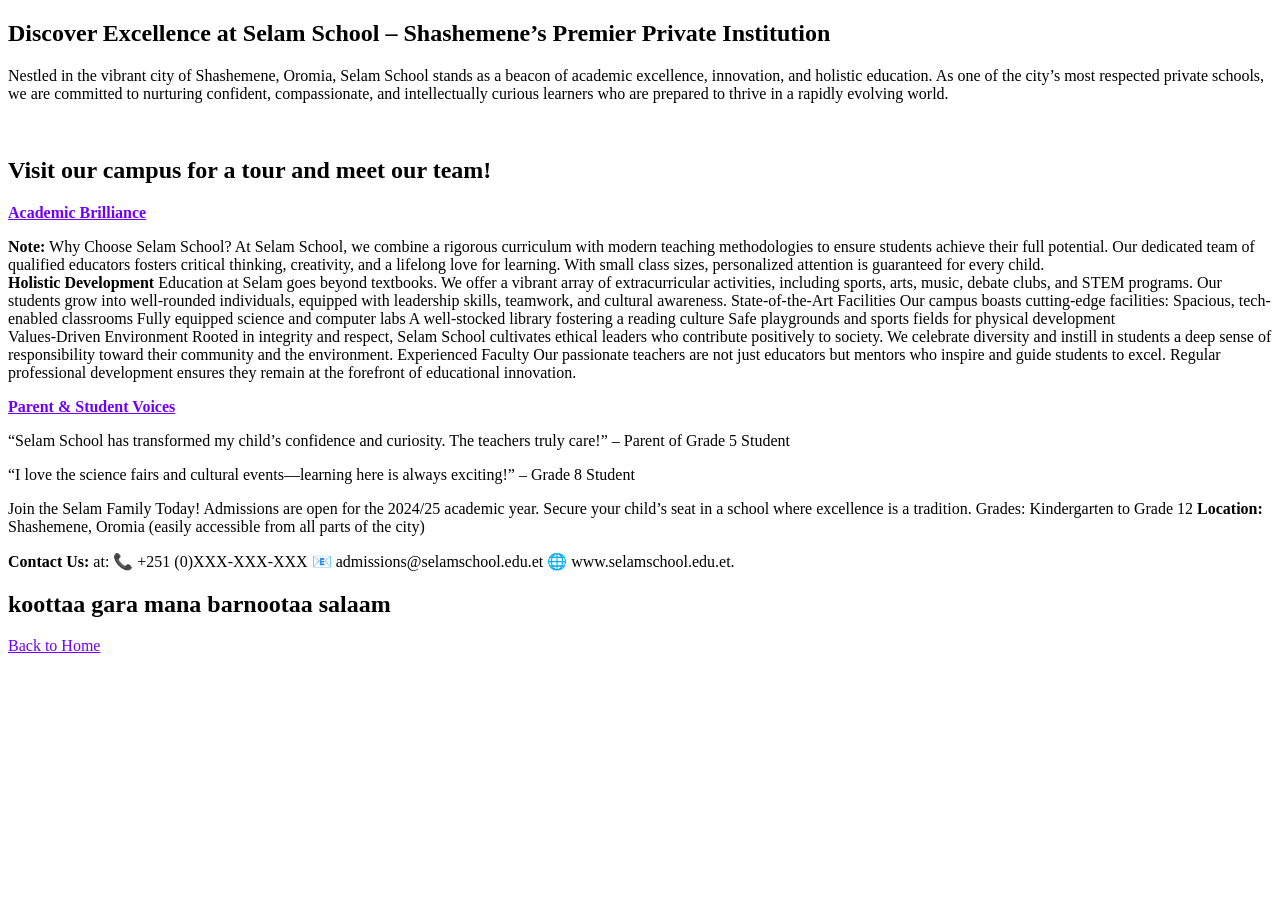
<file: AboutUs.html>
<!DOCTYPE html>
<html>
<head>
  <title>About our school</title>
  <link rel="stylesheet" href="./About.css">
</head>
<body>
    <h2>Discover Excellence at Selam School – Shashemene’s Premier Private Institution </h2>
<p> Nestled in the vibrant city of Shashemene, Oromia, Selam School stands as a beacon of academic excellence, innovation, and holistic education. As one of the city’s most respected private schools, we are committed to nurturing confident, compassionate, and intellectually curious learners who are prepared to thrive in a rapidly evolving world.</p>
    <br/>
<h2>Visit our campus for a tour and meet our team!</h2>

<p><b><a href="#"> Academic Brilliance </a></b></p>
<p><b>Note:</b> Why Choose Selam School?

At Selam School, we combine a rigorous curriculum with modern teaching methodologies to ensure students achieve their full potential. Our dedicated team of qualified educators fosters critical thinking, creativity, and a lifelong love for learning. With small class sizes, personalized attention is guaranteed for every child.
 <br>
<b>Holistic Development</b>
Education at Selam goes beyond textbooks. We offer a vibrant array of extracurricular activities, including sports, arts, music, debate clubs, and STEM programs. Our students grow into well-rounded individuals, equipped with leadership skills, teamwork, and cultural awareness.

State-of-the-Art Facilities
Our campus boasts cutting-edge facilities:
Spacious, tech-enabled classrooms

Fully equipped science and computer labs

A well-stocked library fostering a reading culture

Safe playgrounds and sports fields for physical development
</br>
Values-Driven Environment
Rooted in integrity and respect, Selam School cultivates ethical leaders who contribute positively to society. We celebrate diversity and instill in students a deep sense of responsibility toward their community and the environment.

Experienced Faculty
Our passionate teachers are not just educators but mentors who inspire and guide students to excel. Regular professional development ensures they remain at the forefront of educational innovation.

 <p><b><a href="#"> Parent & Student Voices </a></b></p>
“Selam School has transformed my child’s confidence and curiosity. The teachers truly care!” – Parent of Grade 5 Student <br/>
 <p> “I love the science fairs and cultural events—learning here is always exciting!” – Grade 8 Student </p>

<b> </b>Join the Selam Family Today!
Admissions are open for the 2024/25 academic year. Secure your child’s seat in a school where excellence is a tradition.

Grades: Kindergarten to Grade 12

<b>Location: </b> Shashemene, Oromia (easily accessible from all parts of the city)
</p>
<p><b>Contact Us:</b> at:  
📞 +251 (0)XXX-XXX-XXX
📧 admissions@selamschool.edu.et
🌐 www.selamschool.edu.et.</p>

</body>

<body>
  <h2> koottaa gara mana barnootaa salaam</h2>
  <a href="index.html" class="button">Back to Home</a>
</body>
</html>
</file>
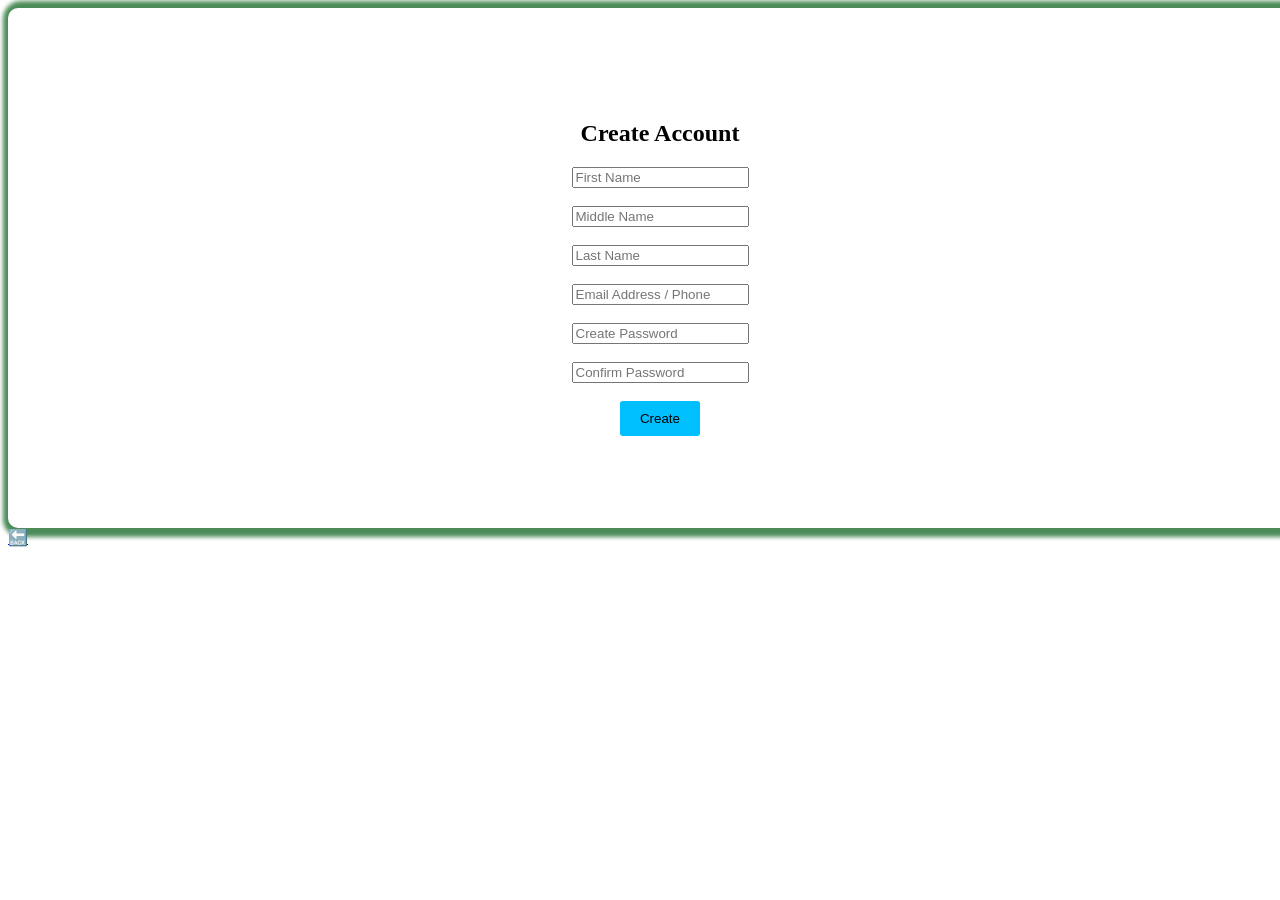
<file: CreateAccount.html>
<!DOCTYPE html>
<html lang="en">
  <head>
    <meta charset="UTF-8">
    <meta name="viewport" content="width=device-width" >
    <link rel="stylesheet" href="CreateAccount.css">
    <title> Create Account </title> 
  </head>
<body>
  <div class="home-container" >
    <div class="home-card">
        <h2>Create Account</h2>
        <form>
          <input type="text" placeholder="First Name" required />
           <br/>
           <br>
          <input type="text" placeholder="Middle Name" required />
           <br/>
           <br>
          <input type="text" placeholder="Last Name" required />
          <br/>
          <br>
          <input type="email" placeholder="Email Address / Phone" required />
          <br/>
          <br>
          <input type="password" placeholder="Create Password" required />
          <br/>
          <br>
          <input type="password" placeholder="Confirm Password" required />
           <br/>
           <br>
          <button type="create" class="create-button">Create</button>
        </form>
    </div>
    </div>
    <a href="index.html" >🔙</a>
</body>

</html>
</file>
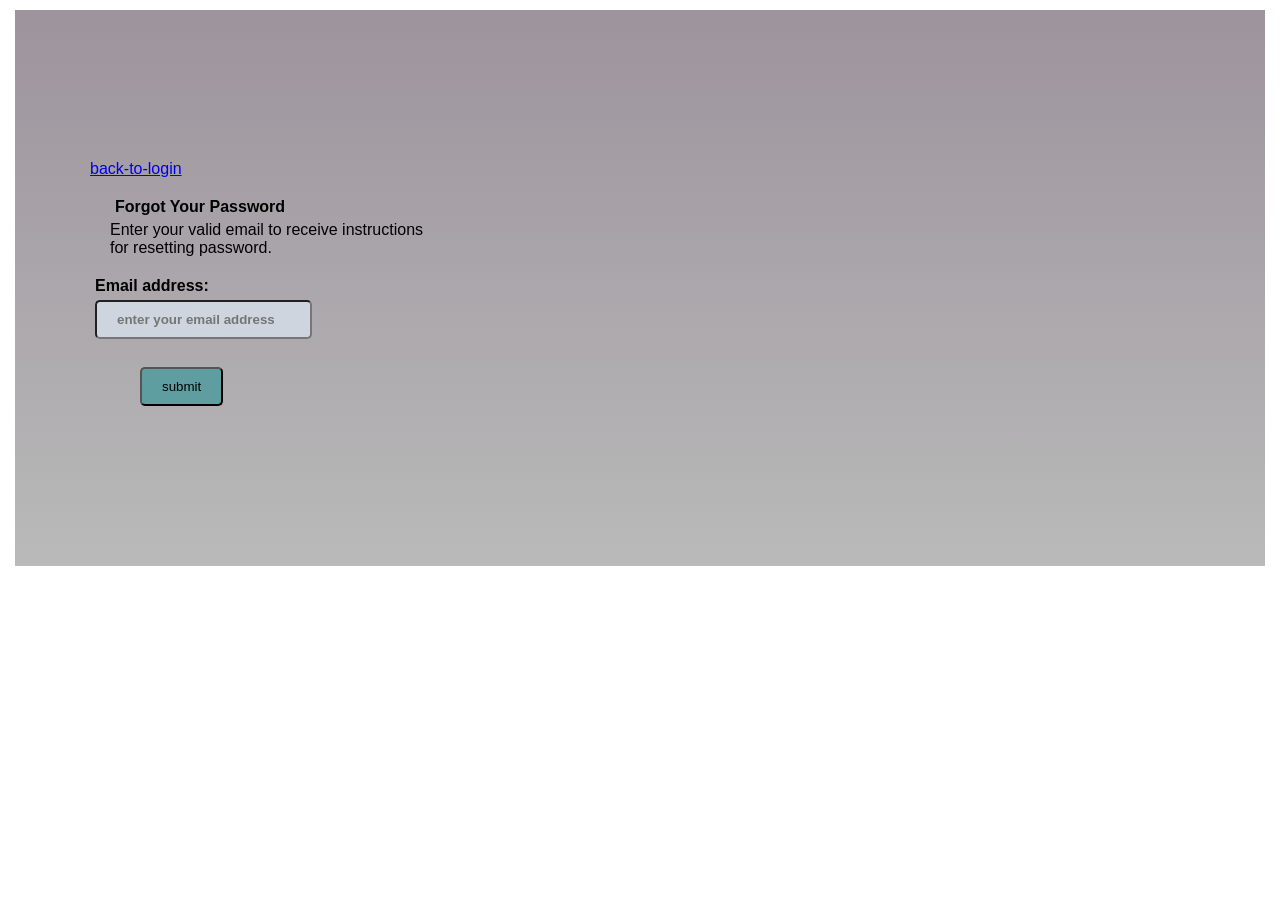
<file: Forgot.html>
<!DOCTYPE html>

<html lang="en">
 <head>
    <meta charset="UTTF-8"/>
    <meta name="viewport" content="width=device-width, initial-scale=1.0"/>
    <title>Forgot password</title>
    <link rel="stylesheet" href="https:cdnjs.cloudflare.com/ajax/libs/font-awesome/4.7.0/css/font-awesome.min.css">
    <link rel="stylesheet" href="forgot.css">
 </head> 
 <body>
  <div class="menu-icon"></div>
  <div class="home-container">
    <a href="./LoginPage.html"> back-to-login</a>
    <div class="forgot-card">
      <h4><b>Forgot Your Password</b></h4>
     <p >Enter your valid email  to receive instructions <br>
       for resetting password. <br>
     </p>
   </div>
       <div>
       <strong>Email address:</strong> <br><input class="email-btn" type="email" name="email addrerss" id="eml" placeholder="enter your email address" required> <br><br>
       <button type="submit" class="submit-btn" >submit</button>
       </div>
  </div>
 </body>
 </html>
</file>
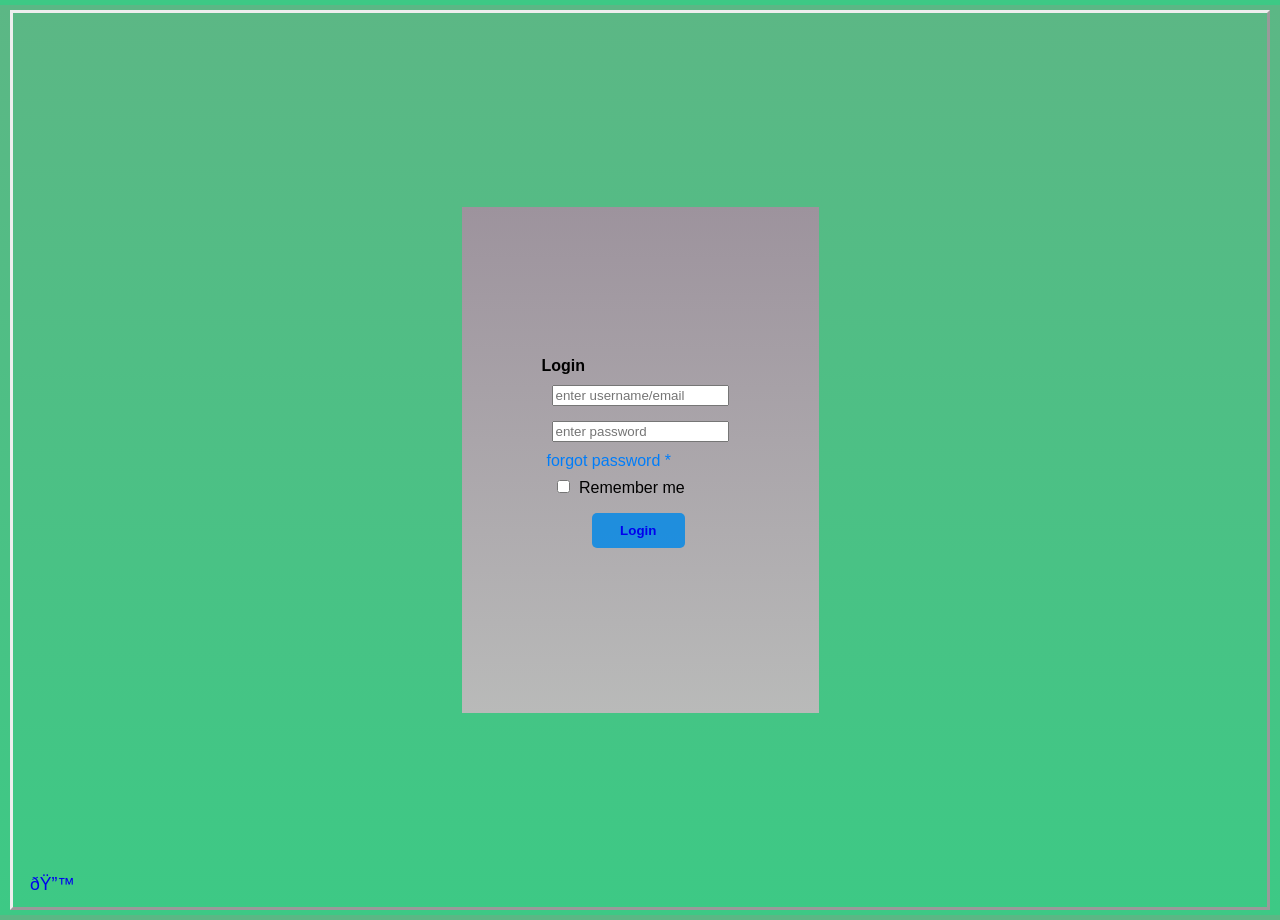
<file: LoginPage.html>
<!DOCTYPE html>
<html lang="en">
 <head>
    <meta charset="UTTF-8"/>
    <meta name="viewport" content="width=device-width, initial-scale=1.0"/>
    <title>Login Page </title>
    <link rel="stylesheet" href="LoginPage.css">
 </head> 
 <body>
<div class="home-container">
<div class="home-card">
   <label for="username"> <b>Login</b></label>
   <br>
    <div class="login-container">
     <form id="LoginForm" >
        <div class="input-group">
            <input type="text" id="username" placeholder="enter username/email" required/>
        </div>
        <div>
          <input type="password" placeholder="enter password" required /> <br/>
        </div>
          <a href="Forgot.html" class="login" style="text-decoration-line: none; color: rgb(0, 125, 249);"> forgot password *</a>
    <div class="remember-forgot">    
      <label> <input type="checkbox"> Remember me </label><br>
    
    </div>
        <div>   
     <button class="login-btn"  onclick="loginForm"><a href="./Menu.html" style="text-decoration-line: none;">Login</a></button>
        </div>  
     </form>
    </div>
</div>
</div> 
<a href="index.html" class="toggel-icon" style="text-decoration-line: none;"> 🔙 </a>
   
 </body>
</html>
</file>
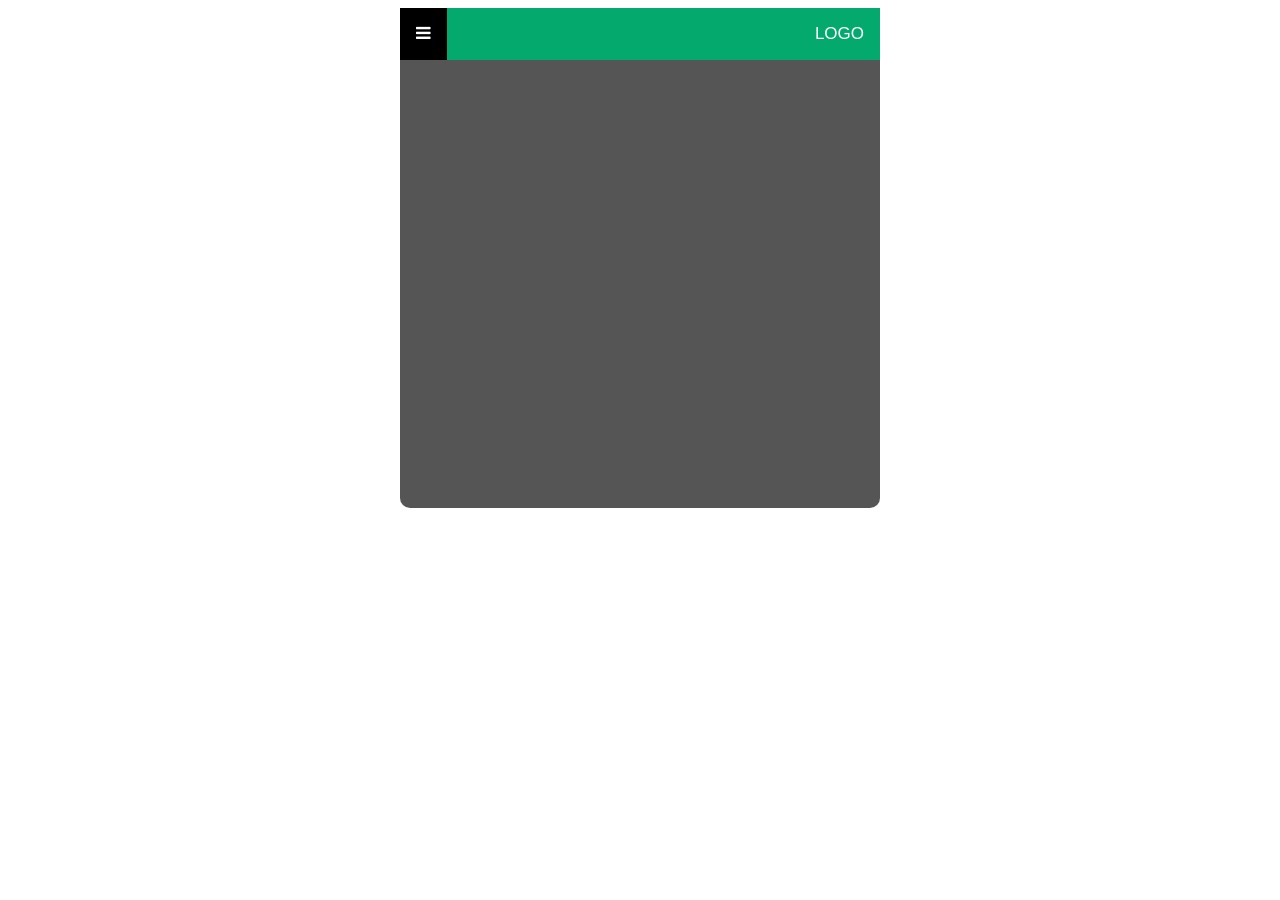
<file: Menu.html>
<!DOCTYPE html>
<html>
<head>
<meta name="viewport" content="width=device-width, initial-scale=1">
<link rel="stylesheet" href="https:cdnjs.cloudflare.com/ajax/libs/font-awesome/4.7.0/css/font-awesome.min.css">
<style>
  body{
    font-family: Arial, Helvetica, sans-serif;
  }
  .mobile-container{
    max-width: 480px;
    margin: auto;
    background-color: #555;
    height: 500px;
    color: white;
    border-radius: 10px;
  }
  .topnav{
    overflow: hidden;
    background-color: #333;
    position: relative;
  }
  .topnav #myLinks{
    display: none;
  }
  .topnav a{
    color: white;
    padding: 16px 16px;
    text-decoration: none;
    font-size: 17px;
    display: block;
  }
  .topnav a.icon{
    background:black;
    text-emphasis-color: white;
    display: block;
    position:absolute;
    height: fit-content;
    left: 0;
    top: 0;
  }
  .topnav a:hover{
    background-color:#b4acac;
    color: black;
  }
  .active{
    background-color: #04AA6D;
    color: white;
    text-align:right;
  }
</style>
</head>
<body>
  <div class="mobile-container">
  <div class="topnav">
    <a href="logo.png" class="active">LOGO  </a>
    <div id="myLinks">
      <a href="RegistrationForm.html"> Register</a>
      <a href="AboutUs.html">About us</a>
      <a href="myProfile.html"> myProfile</a>
    </div>
    <a href="javascript:void(0);" class="icon" onclick="myFunction()">
      <i class="fa fa-bars"></i>
    </a>
  </div> 
<script>
function myFunction() {
 var x=document.getElementById("myLinks");
 if (x.style.display==="block"){
  x.style.display="none";
 }
 else{
  x.style.display="block";
 }
}
</script>
</body>
</html>
</file>
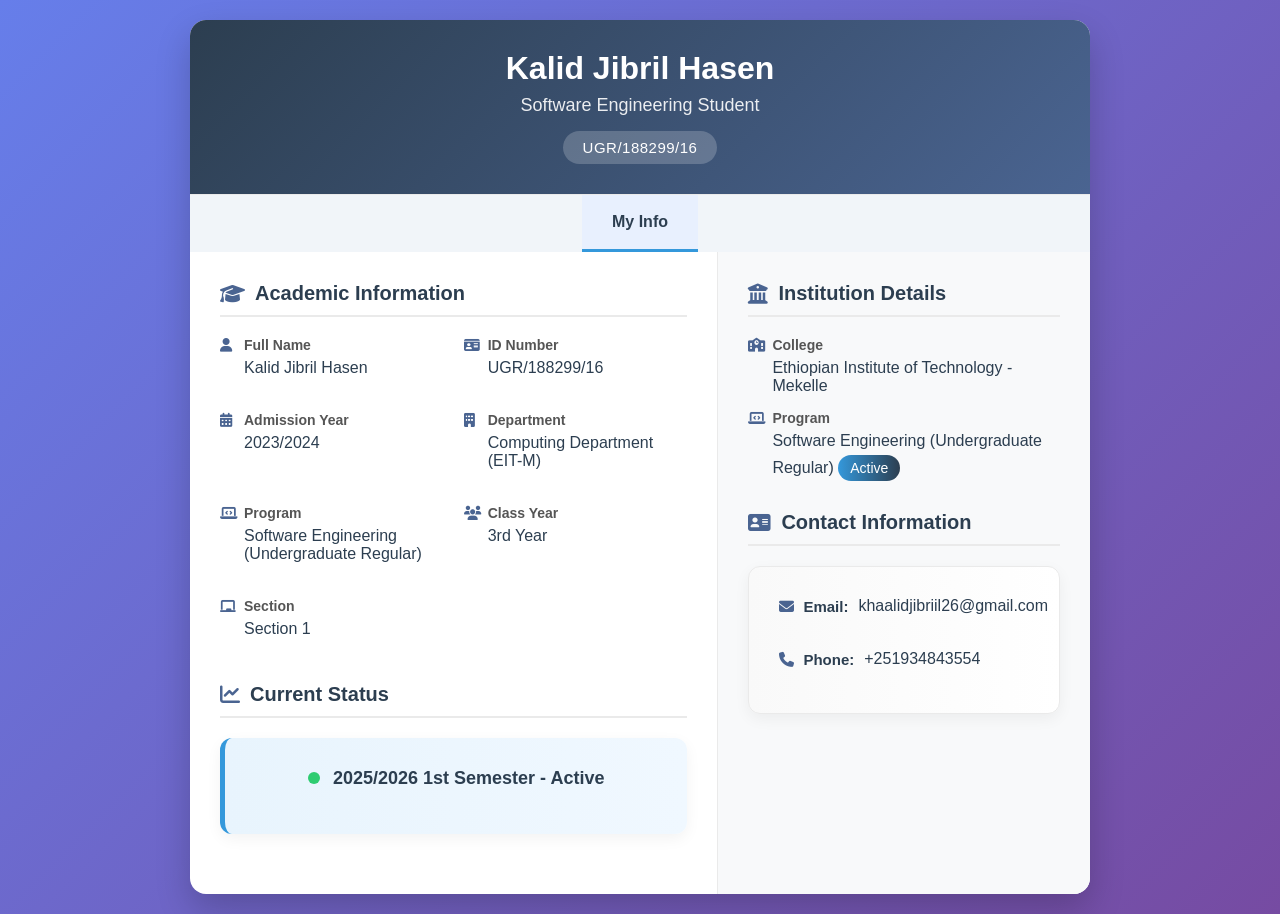
<file: myProfile.html>
<!DOCTYPE html>
<html lang="en">
<head>
    <meta charset="UTF-8">
    <meta name="viewport" content="width=device-width, initial-scale=1.0">
    <title>Student Profile - Kalid Jibril Hasen</title>
    <link rel="stylesheet" href="https://cdnjs.cloudflare.com/ajax/libs/font-awesome/6.4.0/css/all.min.css">
    <style>
        * {
            margin: 0;
            padding: 0;
            box-sizing: border-box;
            font-family: 'Segoe UI', Tahoma, Geneva, Verdana, sans-serif;
        }
        
        body {
            background: linear-gradient(135deg, #667eea 0%, #764ba2 100%);
            display: flex;
            justify-content: center;
            align-items: center;
            min-height: 100vh;
            padding: 20px;
        }
        
        .profile-card {
            width: 100%;
            max-width: 900px;
            background-color: white;
            border-radius: 16px;
            box-shadow: 0 15px 35px rgba(0, 0, 0, 0.2);
            overflow: hidden;
            transition: transform 0.3s ease;
        }
        
        .profile-card:hover {
            transform: translateY(-5px);
        }
        
        .header {
            background: linear-gradient(135deg, #2c3e50, #4a6491);
            color: white;
            padding: 30px;
            position: relative;
            text-align: center;
        }
        
        .header h1 {
            font-size: 32px;
            margin-bottom: 8px;
            font-weight: 700;
        }
        
        .header p {
            font-size: 18px;
            opacity: 0.9;
            margin-bottom: 15px;
        }
        
        .id-badge {
            display: inline-block;
            background-color: rgba(255, 255, 255, 0.2);
            padding: 8px 20px;
            border-radius: 20px;
            font-size: 15px;
            font-weight: 500;
            letter-spacing: 0.5px;
        }
        
        .content {
            display: flex;
            flex-wrap: wrap;
        }
        
        .main-info {
            flex: 3;
            min-width: 300px;
            padding: 30px;
        }
        
        .sidebar {
            flex: 2;
            min-width: 250px;
            background-color: #f8f9fa;
            padding: 30px;
            border-left: 1px solid #eaeaea;
        }
        
        .info-section {
            margin-bottom: 30px;
        }
        
        .info-section h2 {
            font-size: 20px;
            color: #2c3e50;
            margin-bottom: 20px;
            padding-bottom: 10px;
            border-bottom: 2px solid #eaeaea;
            display: flex;
            align-items: center;
        }
        
        .info-section h2 i {
            margin-right: 10px;
            color: #4a6491;
        }
        
        .info-grid {
            display: grid;
            grid-template-columns: 1fr 1fr;
            gap: 20px;
        }
        
        .info-item {
            margin-bottom: 15px;
        }
        
        .info-label {
            font-weight: 600;
            color: #555;
            font-size: 14px;
            margin-bottom: 6px;
            display: flex;
            align-items: center;
        }
        
        .info-label i {
            margin-right: 8px;
            color: #4a6491;
            width: 16px;
        }
        
        .info-value {
            color: #2c3e50;
            font-size: 16px;
            padding-left: 24px;
        }
        
        .label-strong {
            font-weight: 700;
            color: #2c3e50;
            font-size: 16px;
        }
        
        .highlight {
            background: linear-gradient(to right, #e8f4fd, #f0f8ff);
            padding: 20px;
            border-radius: 12px;
            border-left: 5px solid #3498db;
            box-shadow: 0 5px 15px rgba(0, 0, 0, 0.05);
        }
        
        .highlight .info-value {
            font-size: 18px;
            font-weight: 600;
            color: #2c3e50;
            text-align: center;
            padding: 10px;
        }
        
        .navigation {
            display: flex;
            background-color: #f1f5f9;
            border-top: 1px solid #eaeaea;
            justify-content: center;
        }
        
        .nav-item {
            padding: 18px 30px;
            cursor: pointer;
            transition: all 0.3s;
            font-weight: 600;
            color: #555;
            text-align: center;
            border-bottom: 3px solid transparent;
        }
        
        .nav-item:hover {
            background-color: #e8f0fe;
            color: #2c3e50;
        }
        
        .nav-item.active {
            background-color: #e8f0fe;
            color: #2c3e50;
            border-bottom: 3px solid #3498db;
        }
        
        .contact-info {
            background: linear-gradient(to right, #f9f9f9, #ffffff);
            padding: 20px;
            border-radius: 12px;
            box-shadow: 0 5px 15px rgba(0, 0, 0, 0.05);
            border: 1px solid #eaeaea;
        }
        
        .contact-info .info-item {
            display: flex;
            align-items: center;
            margin-bottom: 15px;
            padding: 10px;
            border-radius: 8px;
            transition: background-color 0.3s;
        }
        
        .contact-info .info-item:hover {
            background-color: #f0f8ff;
        }
        
        .contact-info .info-label {
            margin-bottom: 0;
            font-size: 15px;
        }
        
        .contact-info .info-value {
            padding-left: 0;
            margin-left: 10px;
        }
        
        @media (max-width: 768px) {
            .content {
                flex-direction: column;
            }
            
            .sidebar {
                border-left: none;
                border-top: 1px solid #eaeaea;
            }
            
            .info-grid {
                grid-template-columns: 1fr;
            }
            
            .header h1 {
                font-size: 26px;
            }
            
            .header p {
                font-size: 16px;
            }
        }
        
        .status-indicator {
            display: inline-block;
            width: 12px;
            height: 12px;
            background-color: #2ecc71;
            border-radius: 50%;
            margin-right: 8px;
            animation: pulse 2s infinite;
        }
        
        @keyframes pulse {
            0% { transform: scale(0.95); opacity: 0.7; }
            50% { transform: scale(1.1); opacity: 1; }
            100% { transform: scale(0.95); opacity: 0.7; }
        }
        
        .program-badge {
            display: inline-block;
            background: linear-gradient(to right, #3498db, #2c3e50);
            color: white;
            padding: 5px 12px;
            border-radius: 20px;
            font-size: 14px;
            margin-top: 5px;
        }
    </style>
</head>
<body>
    <div class="profile-card">
        <div class="header">
            <h1>Kalid Jibril Hasen</h1>
            <p>Software Engineering Student</p>
            <div class="id-badge">UGR/188299/16</div>
        </div>
        
        <div class="navigation">
            <div class="nav-item active">My Info</div>  
        </div>
        
        <div class="content">
            <div class="main-info">
                <div class="info-section">
                    <h2><i class="fas fa-graduation-cap"></i> Academic Information</h2>
                    <div class="info-grid">
                        <div class="info-item">
                            <div class="info-label"><i class="fas fa-user"></i> Full Name</div>
                            <div class="info-value">Kalid Jibril Hasen</div>
                        </div>
                        <div class="info-item">
                            <div class="info-label"><i class="fas fa-id-card"></i> ID Number</div>
                            <div class="info-value">UGR/188299/16</div>
                        </div>
                        <div class="info-item">
                            <div class="info-label"><i class="fas fa-calendar-alt"></i> Admission Year</div>
                            <div class="info-value">2023/2024</div>
                        </div>
                        <div class="info-item">
                            <div class="info-label"><i class="fas fa-building"></i> Department</div>
                            <div class="info-value">Computing Department (EIT-M)</div>
                        </div>
                        <div class="info-item">
                            <div class="info-label"><i class="fas fa-laptop-code"></i> Program</div>
                            <div class="info-value">Software Engineering (Undergraduate Regular)</div>
                        </div>
                        <div class="info-item">
                            <div class="info-label"><i class="fas fa-users"></i> Class Year</div>
                            <div class="info-value">3rd Year</div>
                        </div>
                        <div class="info-item">
                            <div class="info-label"><i class="fas fa-chalkboard"></i> Section</div>
                            <div class="info-value">Section 1</div>
                        </div>
                    </div>
                </div>
                
                <div class="info-section">
                    <h2><i class="fas fa-chart-line"></i> Current Status</h2>
                    <div class="highlight">
                        <div class="info-item">                            
                            <div class="info-value" title="This is your current academic period.">
                                <span class="status-indicator"></span>
                                2025/2026 1st Semester - Active
                            </div>
                        </div>                      
                    </div>
                </div>
              </div>    
            <div class="sidebar">
                <div class="info-section">
                    <h2><i class="fas fa-university"></i> Institution Details</h2>
                    <div class="info-item">
                        <div class="info-label"><i class="fas fa-school"></i> College</div>
                        <div class="info-value">Ethiopian Institute of Technology - Mekelle</div>
                    </div>
                    <div class="info-item">
                        <div class="info-label"><i class="fas fa-laptop-code"></i> Program</div>
                        <div class="info-value">
                            Software Engineering (Undergraduate Regular)
                            <div class="program-badge">Active</div>
                        </div>
                    </div>          
                </div>
                <div class="info-section">
                    <h2><i class="fas fa-address-card"></i> Contact Information</h2>
                    <div class="contact-info">
                        <div class="info-item">
                            <div class="info-label label-strong"><i class="fas fa-envelope"></i> Email:</div>
                            <div class="info-value">khaalidjibriil26@gmail.com</div>
                        </div>
                        <div class="info-item">
                            <div class="info-label label-strong"><i class="fas fa-phone"></i> Phone:</div>
                            <div class="info-value">+251934843554</div>
                        </div>
                    </div>
                </div>
            </div>
        </div>
    </div>
</body>
</html>
</file>
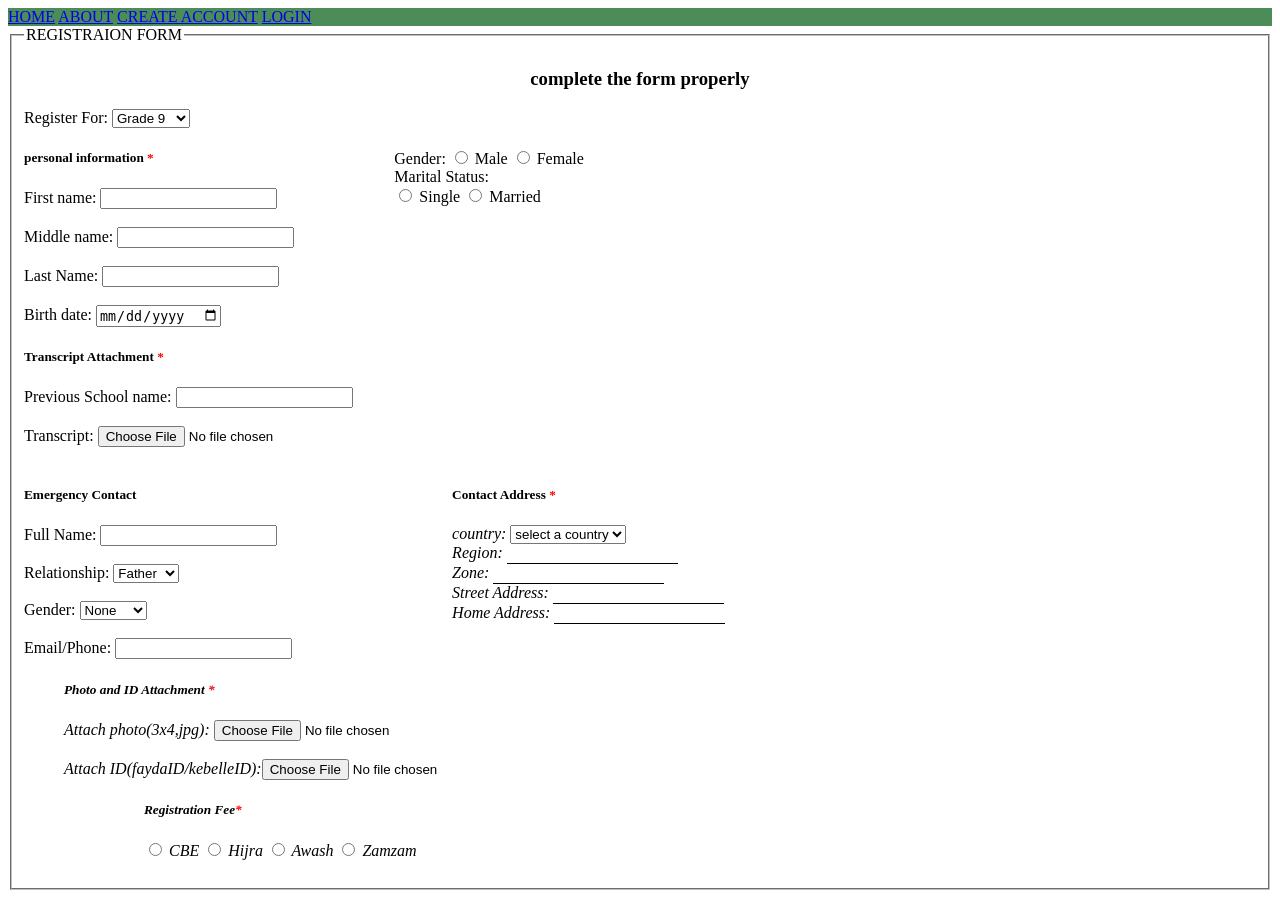
<file: RegistrationForm.html>
<!DOCTYPE html>
<html>
 <head> 
     <title>Registration Page </title>
     <link rel="stylesheet" href="Registration.css">
 </head>
    <body> 
      <header class="bar">
        <a href="./HomePage.html">HOME</a>
        <a href="./AboutUs.html"> ABOUT</a>
        <a href="./CreateAccount.html"> CREATE ACCOUNT</a>
        <a href="./LoginPage.html"> LOGIN</a>
       
      </header>
        <fieldset> 
            <h3 style="position: center; text-align: center;"> complete the form properly </h3> 
            <legend>REGISTRAION FORM</legend>
<form >
     Register For: <select>
        <option value="grade 9"  id="G-9"> Grade 9  </option>
        <option value="grade 10" id="G-10"> Grade 10 </option>
        <option value="grade 11" id="G-11"> Grade 11</option>
        <option value="grade 12" id="G-12"> Grade 12 </option>
     </select> 
     <div class="info">
      <div class="personal-info">
       <h5>personal information <a style="text-decoration-line: none; color: red;"> *</a> </h5>
        First name: <input type="text" name="firstname" id="fname">  <br><br>
        Middle name: <input type="text" name="middlename" id="mname"> <br><br>
        Last Name: <input type="text" name="lastname" id="lname"><br><br>
        Birth date: <input type="date" name="birthdate" id="date">
      </div>
      <div class="gender-M-status">  
         Gender: 
          <input type="radio" name="gender" value="male" id="male">
           <label for="male"> Male </label>
           <input type="radio" name="gender" value="female" id="female">
           <label for="female"> Female </label> <br>  
         Marital Status:
          <br>  <input type="radio" name="status" value="single" id="sgl">
          <label for="single"> Single </label>
          <input type="radio" name="status" value="Married" id="mrd">
          <label for="married"> Married </label><br> 
       </div>
      </div>
    <h5>Transcript Attachment<a style="text-decoration-line: none; color: red;"> *</a> </h5>
     Previous School name: <input type="text" name="schoolname" > <br> <br>
     Transcript: <input type="file" name="transcript" id="trspt" No file choosen><br><br>
   <div class="container">
     <div class="Emergency-contact">
      <h5>Emergency Contact</h5>
     Full Name: <input type="text" > <br><br>
     Relationship: <select name="option-selection" >
      <option value="Father"> Father</option>
        <option value="Mother"> Mother </option>
        <option value="Brother"> Brother</option>
        <option value="Uncle"> Uncle </option>
     </select>  <br> <br>
      Gender: 
      <select>
        <option value="zero"> None </option>
        <option value="one"> Male</option>
        <option value="two"> Female</option>
      </select> <br> <br>
     Email/Phone: <input type="text"><br>  
 </div>
 <div class="Contact-address">
    <h5>Contact Address <a  style="text-decoration-line: none; color: red;">*</a> </h5>
      <label > <i>country: <select class="form-select" autocomplete="country-name" id="cntry">
      <option value="select"> select a country</option>
      <option value="Eg"> Ethiopia</option>
      <option value="So"> Somalia</option> 
      <option value="Ke"> Kenya</option>
      <option value="Su"> Sudan</option> 
      <option value="Ug"> Uganda</option> 
      </select> <br>
      <label > <i>Region: </i></label> <input class="solid-line" type="text"><br>
      <label > <i>Zone:  </i></label> <input class="solid-line" type="text"><br>
      <label > <i>Street Address: </i></label> <input class="solid-line" type="text"><br>
      <label > <i> Home Address:</i></label> <input class="solid-line" type="text"><br>
  </div>
   </div>
   

<div class="attachments">
  <div class="photo&ID">
 <h5>Photo and ID Attachment <a style="text-decoration-line: none; color: red;"> *</a> </h5>
 Attach photo(3x4,jpg): <input type="file" alt="No file chosen"><br><br>
 Attach ID(faydaID/kebelleID):<input type="file" >
 </div>
   <div class="fees">
    <h5>Registration Fee<a style="text-decoration-line: none; color: red;" >*</a></h5>
    <input type="radio" name="bank"  id="cbe"> <label for="cbe">CBE </label>
    <input type="radio" name="bank" id="hjr"> <label for="cbe">Hijra</label>
    <input type="radio" name="bank" id="aws"> <label for="awash">Awash </label>
    <input type="radio"name="bank" id="zmzm"> <label for="zmzm">Zamzam</label><br><br>
   </div> 
  </div>
  </form>
</fieldset>  
            
    </body>

</html>
</file>
<file: About.css>
/* unvisited link */
a:link {
  color: rgb(111, 0, 255);
}

/* visited link */
a:visited {
  color: green;
}

/* mouse over link */
a:hover {
  color: hotpink;
}

/* selected link */
a:active {
  color: blue;
}
</file>
<file: CreateAccount.css>
.home-card{
   position: center;
    height: 500px;
    width: 100%;
    display: block;
    align-content: center;
    border-radius: 10px;
    text-align:center;
    padding: 10px 20px;
    box-shadow: 3px 1px 4px  8px #4b8c58;

}
.create-button{
  background-color: #00bfff;
  border-radius: 3px;
  padding: 10px 20px;
  border: none;
}
</file>
<file: forgot.css>
* {
margin: 5px;
padding: 4x 2px;
box-sizing:border-box;
font-family: "poppins", sans-serif;
}
.home-container{
  display: flexbox;
  background: linear-gradient(rgb(157, 147, 157) , rgb(185, 186, 185)); 
  border:0cqi; 
  padding:150px 70px;           
  }
  .forgot-card{
    display: flexbox;
    padding: 10px 15px;
    border: 50px;
    box-shadow: inset;
    
  }
  .email-btn{
    display: inline-block;
            padding: 10px 20px;
            background-color: #cfd5de;
            color: rgb(48, 2, 253);
            text-decoration: none;
            font-weight: bold;
            border-radius: 5px;
            margin: 5px;
            cursor: pointer;
  }
  .submit-btn{
    margin-left: 50px;
    background-color: cadetblue;
    border-radius: 5px;
    padding: 10px 20px;
  }
</file>
<file: LoginPage.css>
* {
margin: 5px;
padding: 4 2px;
box-sizing:border-box;
font-family: "poppins", sans-serif; 
}
body{
    display: flex;
    justify-content: center;
    align-items: center;
    height: 100vh;
    background: linear-gradient(#5cb785,#3dc985);
    border:none;
    border-block:initial;
    mask-border-source:unset;
    border-style: outset;
}
.home-card ,login-container { 
            background: linear-gradient(rgb(157, 147, 157) , rgb(185, 186, 185)); 
            border:0cqi; 
            padding:150px 70px;         
        }
.toggel-icon{ 
    position:absolute;
    margin-left: 30px;
    left: 0;
    bottom:0;
    cursor: pointer;
    font-size: 1.1rem;    
}

.login-btn{
    display: inline-block;
            padding: 10px 20px;
            background-color: #0589e7d7;
            font-weight: bolder;
            text-decoration: none;
            border-radius: 5px;
            border: none;
            text-align:center;
            width: 50%;
            margin: 10px;
            margin-left: 45px;
            cursor: pointer;
        }
.button:hover {
            background-color: #938e98;
        }
</file>
<file: Registration.css>
.info{
  display: flex;
}

.gender-M-status{
  display: block;
  margin-left: 100px;
  margin-right: 20px;
  margin-top: 20px;
}

.Emergency-contact{
  display: block;
  float: left;
}
.gender_M-status{
  display: flex;
}
.Contact-address{
   align-items: right;
   display: block;
   float: right;
  margin-right: 10px;
  margin-left: 160px;
}
.solid-line{
  border: none;
  border-bottom: 1.4px solid #000;
  padding: 2px 1px;
  outline: none;
  background: transparent;
}
.attachments{
  top: auto;
  display: block;
  margin-left: 40px;
}
.fees{
  display:inline-block;
  margin-left: 80px;
}
.container{
  display: flex;
}
.bar{
  background-color: #4b8c58;
}
</file>
